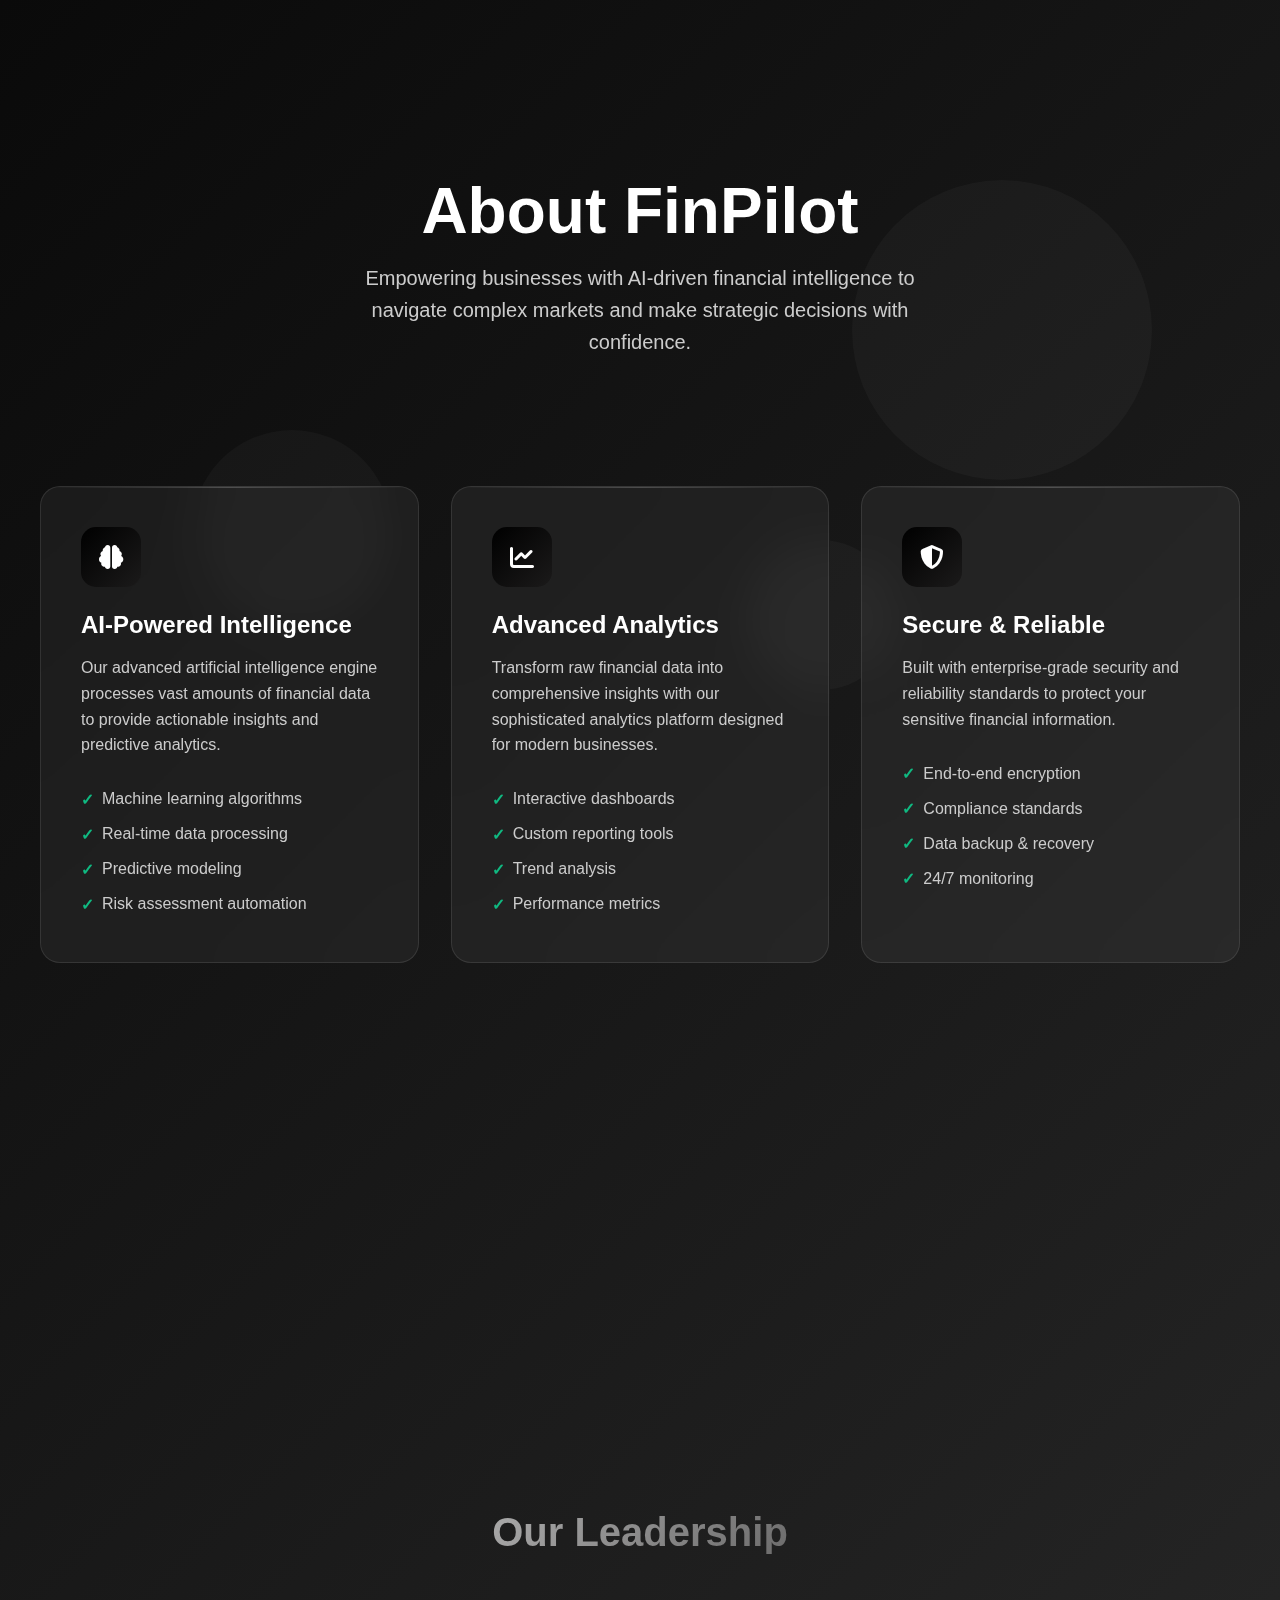
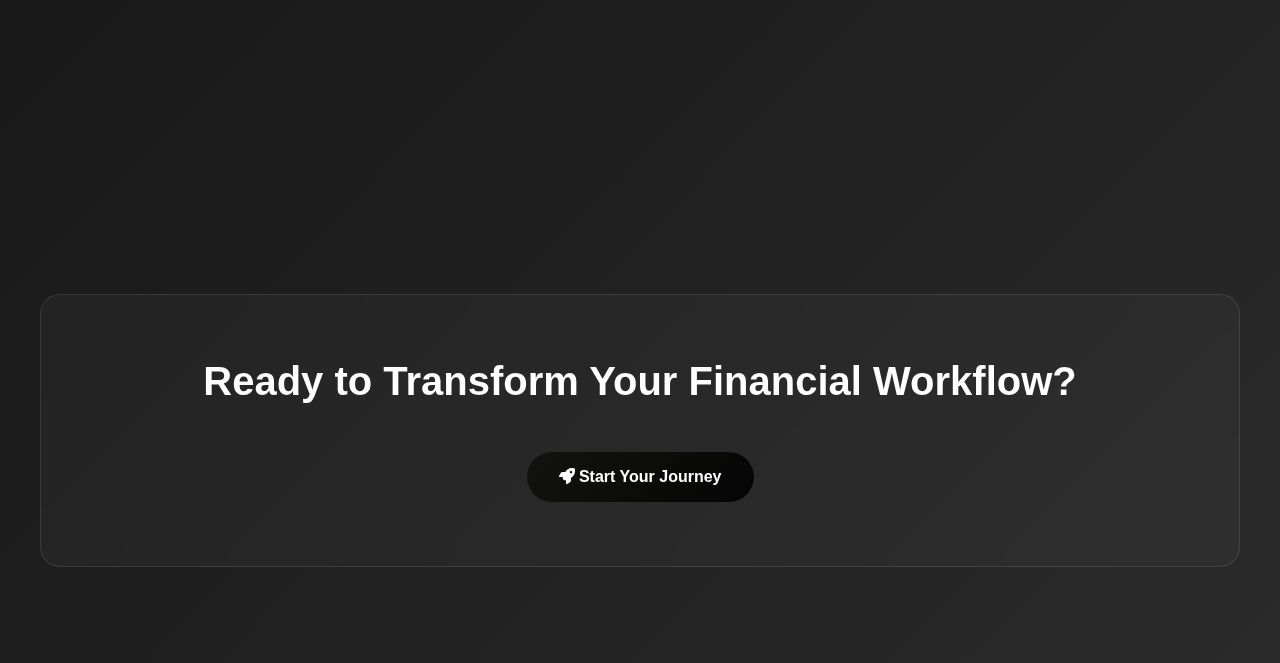
<file: about.html>
<!DOCTYPE html>
<html lang="en">
<head>
    <meta charset="UTF-8">
    <meta name="viewport" content="width=device-width, initial-scale=1.0">
    <title>About - FinPilot Workflow</title>
    <link rel="stylesheet" href="https://cdnjs.cloudflare.com/ajax/libs/font-awesome/6.4.0/css/all.min.css">
    <link rel="icon" type="image/png" href="svg/logofin.png">

    <style>
        * {
            margin: 0;
            padding: 0;
            box-sizing: border-box;
        }

        body {
            font-family: 'Inter', 'Segoe UI', Tahoma, Geneva, Verdana, sans-serif;
            background: linear-gradient(135deg, #0a0a0a 0%, #1a1a1a 50%, #2a2a2a 100%);
            min-height: 100vh;
            color: #ffffff;
            overflow-x: hidden;
            position: relative;
        }

        /* Animated background elements */
        .bg-elements {
            position: fixed;
            top: 0;
            left: 0;
            width: 100%;
            height: 100%;
            pointer-events: none;
            z-index: -1;
        }

        .floating-shape {
            position: absolute;
            background: rgba(255, 255, 255, 0.03);
            border-radius: 50%;
            animation: float 20s infinite ease-in-out;
        }

        .floating-shape:nth-child(1) {
            width: 300px;
            height: 300px;
            top: 20%;
            right: 10%;
            animation-delay: 0s;
        }

        .floating-shape:nth-child(2) {
            width: 200px;
            height: 200px;
            bottom: 30%;
            left: 15%;
            animation-delay: -5s;
        }

        .floating-shape:nth-child(3) {
            width: 150px;
            height: 150px;
            top: 60%;
            right: 30%;
            animation-delay: -10s;
        }

        @keyframes float {
            0%, 100% { transform: translateY(0px) rotate(0deg); }
            25% { transform: translateY(-20px) rotate(90deg); }
            50% { transform: translateY(-40px) rotate(180deg); }
            75% { transform: translateY(-20px) rotate(270deg); }
        }

        /* Navigation */
        .navbar {
            position: fixed;
            top: 0;
            left: 0;
            right: 0;
            z-index: 1000;
            background: rgba(10, 10, 10, 0.8);
            backdrop-filter: blur(20px);
            border-bottom: 1px solid rgba(255, 255, 255, 0.1);
            padding: 1rem 2rem;
        }

        .nav-container {
            display: flex;
            justify-content: space-between;
            align-items: center;
            max-width: 1200px;
            margin: 0 auto;
        }

        .logo {
            font-size: 1.5rem;
            font-weight: 700;
            color: #ffffff;
            text-decoration: none;
        }

        .nav-links {
            display: flex;
            gap: 2rem;
            list-style: none;
        }

        .nav-links a {
            color: #cccccc;
            text-decoration: none;
            transition: color 0.3s ease;
            position: relative;
        }

        .nav-links a:hover,
        .nav-links a.active {
            color: #ffffff;
        }

        .nav-links a.active::after {
            content: '';
            position: absolute;
            bottom: -5px;
            left: 0;
            right: 0;
            height: 2px;
            background: linear-gradient(90deg, #6366f1, #8b5cf6);
            border-radius: 1px;
        }

        /* Main content */
        .main-content {
            margin-top: 80px;
            padding: 2rem;
        }

        .container {
            max-width: 1200px;
            margin: 0 auto;
        }

        /* Hero section */
        .hero-section {
            text-align: center;
            padding: 4rem 0;
            margin-bottom: 4rem;
        }

        .hero-title {
            font-size: 4rem;
            font-weight: 800;
            background: linear-gradient(135deg, #ffffff, #ffffff);
            background-clip: text;
            -webkit-background-clip: text;
            -webkit-text-fill-color: transparent;
            margin-bottom: 1rem;
            line-height: 1.1;
        }

        .hero-subtitle {
            font-size: 1.25rem;
            color: #cccccc;
            max-width: 600px;
            margin: 0 auto;
            line-height: 1.6;
        }

        /* Content sections */
        .content-grid {
            display: grid;
            grid-template-columns: repeat(auto-fit, minmax(350px, 1fr));
            gap: 2rem;
            margin-bottom: 4rem;
        }

        .content-card {
            background: rgba(255, 255, 255, 0.05);
            backdrop-filter: blur(20px);
            border: 1px solid rgba(255, 255, 255, 0.1);
            border-radius: 20px;
            padding: 2.5rem;
            transition: all 0.3s ease;
            position: relative;
            overflow: hidden;
        }

        .content-card::before {
            content: '';
            position: absolute;
            top: 0;
            left: 0;
            right: 0;
            height: 1px;
            background: linear-gradient(90deg, transparent, rgba(255, 255, 255, 0.2), transparent);
        }

        .content-card:hover {
            transform: translateY(-5px);
            border-color: rgba(255, 255, 255, 0.2);
            box-shadow: 0 20px 40px rgba(0, 0, 0, 0.3);
        }

        .card-icon {
            width: 60px;
            height: 60px;
            background: linear-gradient(135deg, #000000, #1b1a1a);
            border-radius: 15px;
            display: flex;
            align-items: center;
            justify-content: center;
            margin-bottom: 1.5rem;
            font-size: 1.5rem;
        }

        .card-title {
            font-size: 1.5rem;
            font-weight: 700;
            color: #ffffff;
            margin-bottom: 1rem;
        }

        .card-description {
            color: #cccccc;
            line-height: 1.6;
            margin-bottom: 1.5rem;
        }

        .card-features {
            list-style: none;
            margin-top: 1rem;
        }

        .card-features li {
            color: #cccccc;
            padding: 0.5rem 0;
            display: flex;
            align-items: center;
            gap: 0.5rem;
        }

        .card-features li::before {
            content: '✓';
            color: #10b981;
            font-weight: bold;
        }

        /* Stats section */
        .stats-section {
            background: rgba(255, 255, 255, 0.03);
            border-radius: 20px;
            padding: 3rem;
            margin: 4rem 0;
            backdrop-filter: blur(20px);
            border: 1px solid rgba(255, 255, 255, 0.1);
        }

        .stats-grid {
            display: grid;
            grid-template-columns: repeat(auto-fit, minmax(200px, 1fr));
            gap: 2rem;
            text-align: center;
        }

        .stat-item {
            padding: 1rem;
        }

        .stat-number {
            font-size: 2.5rem;
            font-weight: 800;
            background: linear-gradient(135deg, #fbfbfb, #1b1a1a);
            background-clip: text;
            -webkit-background-clip: text;
            -webkit-text-fill-color: transparent;
            display: block;
        }

        .stat-label {
            color: #cccccc;
            font-size: 1rem;
            margin-top: 0.5rem;
        }

        /* Team section */
        .team-section {
            margin: 4rem 0;
        }

        .section-title {
            font-size: 2.5rem;
            font-weight: 700;
            text-align: center;
            margin-bottom: 3rem;
            background: linear-gradient(135deg, #fbfbfb, #1b1a1a);
            background-clip: text;
            -webkit-background-clip: text;
            -webkit-text-fill-color: transparent;
        }

        .team-grid {
            display: grid;
            grid-template-columns: repeat(auto-fit, minmax(280px, 1fr));
            gap: 2rem;
        }

        .team-card {
            background: rgba(255, 255, 255, 0.05);
            border-radius: 20px;
            padding: 2rem;
            text-align: center;
            backdrop-filter: blur(20px);
            border: 1px solid rgba(255, 255, 255, 0.1);
            transition: all 0.3s ease;
        }

        .team-card:hover {
            transform: translateY(-5px);
            border-color: rgba(255, 255, 255, 0.2);
        }

        .team-avatar {
            width: 80px;
            height: 80px;
            background: linear-gradient(135deg, #080808, #1b1a1a);
            border-radius: 50%;
            margin: 0 auto 1rem;
            display: flex;
            align-items: center;
            justify-content: center;
            font-size: 2rem;
            color: white;
        }

        .team-name {
            font-size: 1.25rem;
            font-weight: 600;
            color: #ffffff;
            margin-bottom: 0.5rem;
        }

        .team-role {
            color: #cccccc;
            margin-bottom: 1rem;
        }

        .team-bio {
            color: #aaaaaa;
            font-size: 0.9rem;
            line-height: 1.5;
        }

        /* CTA section */
        .cta-section {
            text-align: center;
            padding: 4rem 2rem;
            background: rgba(255, 255, 255, 0.03);
            border-radius: 20px;
            margin: 4rem 0;
            backdrop-filter: blur(20px);
            border: 1px solid rgba(255, 255, 255, 0.1);
        }

        .cta-title {
            font-size: 2.5rem;
            font-weight: 700;
            margin-bottom: 1rem;
            background: linear-gradient(135deg, #fcfcfd, #ffffff);
            background-clip: text;
            -webkit-background-clip: text;
            -webkit-text-fill-color: transparent;
        }

        .cta-button {
            display: inline-block;
            background: linear-gradient(135deg, #131311, #050505);
            color: white;
            padding: 1rem 2rem;
            border-radius: 50px;
            text-decoration: none;
            font-weight: 600;
            transition: all 0.3s ease;
            margin-top: 1rem;
        }

        .cta-button:hover {
            transform: translateY(-2px);
            box-shadow: 0 10px 30px rgba(242, 242, 245, 0.3);
        }

        /* Responsive design */
        @media (max-width: 768px) {
            .nav-links {
                display: none;
            }

            .hero-title {
                font-size: 2.5rem;
            }

            .content-grid {
                grid-template-columns: 1fr;
            }

            .stats-grid {
                grid-template-columns: repeat(2, 1fr);
            }

            .team-grid {
                grid-template-columns: 1fr;
            }
        }
    </style>
</head>
<body>
    <div class="bg-elements">
        <div class="floating-shape"></div>
        <div class="floating-shape"></div>
        <div class="floating-shape"></div>
    </div>

    <main class="main-content">
        <div class="container">
            <section class="hero-section">
                <h1 class="hero-title">About FinPilot</h1>
                <p class="hero-subtitle">
                    Empowering businesses with AI-driven financial intelligence to navigate complex markets and make strategic decisions with confidence.
                </p>
            </section>

            <div class="content-grid">
                <div class="content-card">
                    <div class="card-icon">
                        <i class="fas fa-brain"></i>
                    </div>
                    <h3 class="card-title">AI-Powered Intelligence</h3>
                    <p class="card-description">
                        Our advanced artificial intelligence engine processes vast amounts of financial data to provide actionable insights and predictive analytics.
                    </p>
                    <ul class="card-features">
                        <li>Machine learning algorithms</li>
                        <li>Real-time data processing</li>
                        <li>Predictive modeling</li>
                        <li>Risk assessment automation</li>
                    </ul>
                </div>

                <div class="content-card">
                    <div class="card-icon">
                        <i class="fas fa-chart-line"></i>
                    </div>
                    <h3 class="card-title">Advanced Analytics</h3>
                    <p class="card-description">
                        Transform raw financial data into comprehensive insights with our sophisticated analytics platform designed for modern businesses.
                    </p>
                    <ul class="card-features">
                        <li>Interactive dashboards</li>
                        <li>Custom reporting tools</li>
                        <li>Trend analysis</li>
                        <li>Performance metrics</li>
                    </ul>
                </div>

                <div class="content-card">
                    <div class="card-icon">
                        <i class="fas fa-shield-alt"></i>
                    </div>
                    <h3 class="card-title">Secure & Reliable</h3>
                    <p class="card-description">
                        Built with enterprise-grade security and reliability standards to protect your sensitive financial information.
                    </p>
                    <ul class="card-features">
                        <li>End-to-end encryption</li>
                        <li>Compliance standards</li>
                        <li>Data backup & recovery</li>
                        <li>24/7 monitoring</li>
                    </ul>
                </div>

                <div class="content-card">
                    <div class="card-icon">
                        <i class="fas fa-users"></i>
                    </div>
                    <h3 class="card-title">Expert Support</h3>
                    <p class="card-description">
                        Our team of financial experts and AI specialists provide comprehensive support to maximize your success.
                    </p>
                    <ul class="card-features">
                        <li>Dedicated account managers</li>
                        <li>Training & onboarding</li>
                        <li>Technical support</li>
                        <li>Strategic consulting</li>
                    </ul>
                </div>
            </div>

            <section class="team-section">
                <h2 class="section-title">Our Leadership</h2>
                <div class="team-grid">
                    <div class="team-card">
                        <div class="team-avatar">
                            <i class="fas fa-user"></i>
                        </div>
                        <h3 class="team-name">Aaditya</h3>
                        <p class="team-role">Founder Of FinPilot</p>
                        <p class="team-bio"></p>
                    </div>
                </div>
            </section>

            <section class="cta-section">
                <h2 class="cta-title">Ready to Transform Your Financial Workflow?</h2>
                <p style="color: #cccccc; margin-bottom: 2rem; font-size: 1.1rem;">
                    
                </p>
                <a href="calculative/index.html" class="cta-button">
                    <i class="fas fa-rocket"></i> Start Your Journey
                </a>
            </section>
        </div>
    </main>

    <script>
        // Add smooth scrolling for navigation links
        document.querySelectorAll('a[href^="#"]').forEach(anchor => {
            anchor.addEventListener('click', function (e) {
                e.preventDefault();
                document.querySelector(this.getAttribute('href')).scrollIntoView({
                    behavior: 'smooth'
                });
            });
        });

        // Add parallax effect to floating shapes
        window.addEventListener('scroll', () => {
            const scrolled = window.pageYOffset;
            const shapes = document.querySelectorAll('.floating-shape');
            
            shapes.forEach((shape, index) => {
                const speed = 0.5 + (index * 0.1);
                shape.style.transform = `translateY(${scrolled * speed}px)`;
            });
        });

        // Add entrance animations for cards
        const observerOptions = {
            threshold: 0.1,
            rootMargin: '0px 0px -50px 0px'
        };

        const observer = new IntersectionObserver((entries) => {
            entries.forEach(entry => {
                if (entry.isIntersecting) {
                    entry.target.style.opacity = '1';
                    entry.target.style.transform = 'translateY(0)';
                }
            });
        }, observerOptions);

        // Observe all cards
        document.querySelectorAll('.content-card, .team-card').forEach(card => {
            card.style.opacity = '0';
            card.style.transform = 'translateY(30px)';
            card.style.transition = 'all 0.6s ease';
            observer.observe(card);
        });
    </script>
</body>
</html>
</file>
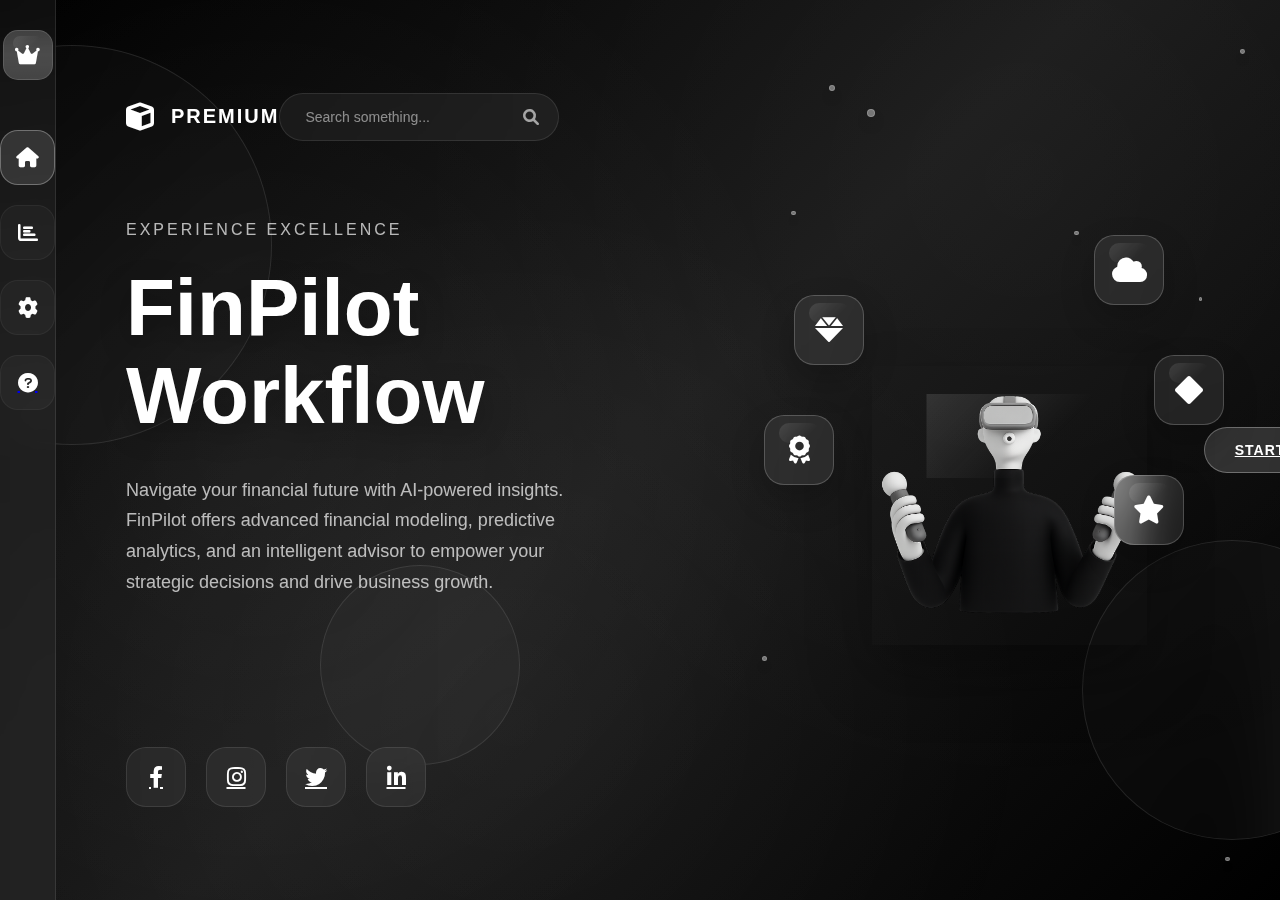
<file: landing.html>
<!DOCTYPE html>
<html lang="en">
<head>
    <meta charset="UTF-8">
    <meta name="viewport" content="width=device-width, initial-scale=1.0">
    <title>FinPilot Workflow - Premium Glass Design</title>
    <link href="https://cdnjs.cloudflare.com/ajax/libs/font-awesome/6.0.0/css/all.min.css" rel="stylesheet">
    <style>
        * {
            margin: 0;
            padding: 0;
            box-sizing: border-box;
        }
        
        body {
            font-family: 'Inter', -apple-system, BlinkMacSystemFont, sans-serif;
            overflow-x: hidden;
            background: linear-gradient(135deg, #000000 0%, #1a1a1a 50%, #000000 100%);
            min-height: 100vh;
            position: relative;
        }
        
        body::before {
            content: '';
            position: fixed;
            top: 0;
            left: 0;
            width: 100%;
            height: 100%;
            background: 
                radial-gradient(circle at 20% 50%, rgba(255, 255, 255, 0.05) 0%, transparent 50%),
                radial-gradient(circle at 80% 20%, rgba(255, 255, 255, 0.03) 0%, transparent 50%),
                radial-gradient(circle at 40% 80%, rgba(255, 255, 255, 0.04) 0%, transparent 50%);
            pointer-events: none;
            z-index: 1;
        }
        
        .container {
            display: flex;
            min-height: 100vh;
            position: relative;
            z-index: 2;
        }
        
        /* Glass Background Elements */
        .glass-orb {
            position: absolute;
            border-radius: 50%;
            background: rgba(255, 255, 255, 0.02);
            backdrop-filter: blur(40px);
            border: 1px solid rgba(255, 255, 255, 0.1);
            width: 400px; /* animation: float 6s ease-in-out infinite; */
        }
        
        .orb-1 {
            width: 400px;
            height: 400px;
            top: 5%;
            left: -10%;
            animation-delay: 0s;
        }
        
        .orb-2 {
            width: 300px;
            height: 300px;
            top: 60%;
            right: -8%;
            animation-delay: 3s;
        }
        
        .orb-3 {
            width: 200px;
            height: 200px;
            bottom: 15%;
            left: 25%;
            animation-delay: 6s;
        }
        
        @keyframes float {
            0%, 100% { transform: translateY(0px); }
            33% { transform: translateY(-30px); }
            66% { transform: translateY(15px); }
        }
        
        /* Sidebar */
        .sidebar {
            width: 90px;
            background: rgba(255, 255, 255, 0.05);
            backdrop-filter: blur(20px);
            border-right: 1px solid rgba(255, 255, 255, 0.1);
            display: flex;
            flex-direction: column;
            align-items: center;
            padding: 30px 0;
            position: relative;
            z-index: 10;
        }
        
        .logo {
            width: 50px;
            height: 50px;
            background: rgba(255, 255, 255, 0.1);
            backdrop-filter: blur(20px);
            border: 1px solid rgba(255, 255, 255, 0.2);
            border-radius: 15px;
            display: flex;
            align-items: center;
            justify-content: center;
            margin-bottom: 50px;
            transition: all 0.4s cubic-bezier(0.4, 0, 0.2, 1);
            position: relative;
            overflow: hidden;
        }
        
        .logo::before {
            content: '';
            position: absolute;
            top: -50%;
            left: -50%;
            width: 200%;
            height: 200%;
            background: linear-gradient(45deg, transparent, rgba(255, 255, 255, 0.1), transparent);
            transform: rotate(-45deg);
            transition: transform 0.6s ease;
        }
        
        .logo:hover::before {
            transform: rotate(-45deg) translate(100%, 100%);
        }
        
        .logo:hover {
            transform: scale(1.1);
            background: rgba(255, 255, 255, 0.15);
            border-color: rgba(255, 255, 255, 0.3);
            box-shadow: 0 20px 40px rgba(255, 255, 255, 0.1);
        }
        
        .logo i {
            color: #ffffff;
            font-size: 22px;
            z-index: 2;
            position: relative;
        }
        
        .nav-item {
            width: 55px;
            height: 55px;
            border-radius: 18px;
            display: flex;
            align-items: center;
            justify-content: center;
            margin-bottom: 20px;
            transition: all 0.4s cubic-bezier(0.4, 0, 0.2, 1);
            cursor: pointer;
            position: relative;
            overflow: hidden;
            background: rgba(255, 255, 255, 0.03);
            border: 1px solid rgba(255, 255, 255, 0.05);
        }
        
        .nav-item::before {
            content: '';
            position: absolute;
            top: 0;
            left: -100%;
            width: 100%;
            height: 100%;
            background: linear-gradient(90deg, transparent, rgba(255, 255, 255, 0.1), transparent);
            transition: left 0.6s ease;
        }
        
        .nav-item:hover::before {
            left: 100%;
        }
        
        .nav-item:hover {
            background: rgba(255, 255, 255, 0.08);
            transform: translateX(8px);
            border-color: rgba(255, 255, 255, 0.2);
            box-shadow: 0 15px 30px rgba(255, 255, 255, 0.05);
        }
        
        .nav-item.active {
            background: rgba(255, 255, 255, 0.12);
            border-color: rgba(255, 255, 255, 0.3);
        }
        
        .nav-item i {
            color: #ffffff;
            font-size: 20px;
        }
        
        /* Main Content */
        .main-content {
            flex: 1;
            display: flex;
            position: relative;
            z-index: 5;
        }
        
        /* Left Panel */
        .left-panel {
            flex: 1;
            padding: 80px 70px;
            display: flex;
            flex-direction: column;
            justify-content: center;
        }
        
        .header {
            display: flex;
            justify-content: space-between;
            align-items: center;
            margin-bottom: 80px;
        }
        
        .header-logo {
            display: flex;
            align-items: center;
            color: #ffffff;
            font-size: 20px;
            font-weight: 700;
            letter-spacing: 2px;
        }
        
        .header-logo i {
            margin-right: 15px;
            font-size: 28px;
        }
        
        .header-controls {
            display: flex;
            align-items: center;
            gap: 25px;
        }
        
        .search-box {
            position: relative;
        }
        
        .search-box input {
            background: rgba(255, 255, 255, 0.05);
            backdrop-filter: blur(20px);
            border: 1px solid rgba(255, 255, 255, 0.1);
            border-radius: 30px;
            padding: 15px 50px 15px 25px;
            color: #ffffff;
            outline: none;
            transition: all 0.4s cubic-bezier(0.4, 0, 0.2, 1);
            width: 280px;
            font-size: 14px;
        }
        
        .search-box input::placeholder {
            color: rgba(255, 255, 255, 0.5);
        }
        
        .search-box input:focus {
            background: rgba(255, 255, 255, 0.08);
            border-color: rgba(255, 255, 255, 0.3);
            transform: translateY(-3px);
            box-shadow: 0 20px 40px rgba(255, 255, 255, 0.05);
        }
        
        .search-box i {
            position: absolute;
            right: 20px;
            top: 50%;
            transform: translateY(-50%);
            color: rgba(255, 255, 255, 0.6);
        }
        
        .auth-buttons {
            display: flex;
            gap: 20px;
        }
        
        .btn {
            padding: 15px 30px;
            border-radius: 30px;
            border: none;
            font-weight: 600;
            cursor: pointer;
            transition: all 0.4s cubic-bezier(0.4, 0, 0.2, 1);
            position: relative;
            overflow: hidden;
            font-size: 14px;
            letter-spacing: 1px;
        }
        
        .btn::before {
            content: '';
            position: absolute;
            top: 0;
            left: -100%;
            width: 100%;
            height: 100%;
            background: linear-gradient(90deg, transparent, rgba(255, 255, 255, 0.2), transparent);
            transition: left 0.6s ease;
        }
        
        .btn:hover::before {
            left: 100%;
        }
        
        .btn-outline {
            background: transparent;
            border: 2px solid rgba(255, 255, 255, 0.2);
            color: #ffffff;
            backdrop-filter: blur(20px);
        }
        
        .btn-outline:hover {
            background: rgba(255, 255, 255, 0.05);
            transform: translateY(-3px);
            box-shadow: 0 15px 30px rgba(255, 255, 255, 0.1);
            border-color: rgba(255, 255, 255, 0.4);
        }
        
        .btn-primary {
            background: rgba(255, 255, 255, 0.15);
            backdrop-filter: blur(20px);
            color: #ffffff;
            border: 1px solid rgba(255, 255, 255, 0.3);
        }
        
        .btn-primary:hover {
            transform: translateY(-3px);
            box-shadow: 0 20px 40px rgba(255, 255, 255, 0.15);
            background: rgba(255, 255, 255, 0.2);
        }
        
        /* Content Section */
        .content {
            margin-bottom: 60px;
        }
        
        .subtitle {
            color: rgba(255, 255, 255, 0.7);
            font-size: 16px;
            font-weight: 500;
            letter-spacing: 3px;
            margin-bottom: 25px;
            animation: fadeInUp 0.8s ease 0.2s both;
        }
        
        .title {
            color: #ffffff;
            font-size: 5rem;
            font-weight: 900;
            line-height: 1.1;
            margin-bottom: 35px;
            animation: fadeInUp 0.8s ease 0.4s both;
            text-shadow: 0 10px 30px rgba(0, 0, 0, 0.3);
        }
        
        .description {
            color: rgba(255, 255, 255, 0.7);
            font-size: 18px;
            line-height: 1.7;
            margin-bottom: 50px;
            max-width: 520px;
            animation: fadeInUp 0.8s ease 0.6s both;
        }
        
        /* Email Form */
        .email-form {
            margin-bottom: 40px;
            animation: fadeInUp 0.8s ease 0.8s both;
            display: flex;
            justify-content: center;
        }
        
        .email-input-group {
            position: relative;
            width: 100%;
            max-width: 450px;
        }
        
        .email-input-group input {
            width: 100%;
            padding: 20px 160px 20px 25px;
            border: none;
            border-radius: 30px;
            background: rgba(255, 255, 255, 0.05);
            backdrop-filter: blur(20px);
            border: 1px solid rgba(255, 255, 255, 0.1);
            color: #ffffff;
            font-size: 16px;
            outline: none;
            transition: all 0.4s cubic-bezier(0.4, 0, 0.2, 1);
        }
        
        .email-input-group input::placeholder {
            color: rgba(255, 255, 255, 0.5);
        }
        
        .email-input-group input:focus {
            background: rgba(255, 255, 255, 0.08);
            transform: translateY(-3px);
            box-shadow: 0 20px 40px rgba(255, 255, 255, 0.05);
            border-color: rgba(255, 255, 255, 0.3);
        }
        
        .email-submit {
            position: absolute;
            right: 6px;
            top: 50%;
            transform: translateY(-50%);
            background: rgba(255, 255, 255, 0.15);
            backdrop-filter: blur(20px);
            border: 1px solid rgba(255, 255, 255, 0.3);
            border-radius: 25px;
            padding: 14px 30px;
            color: #ffffff;
            font-weight: 600;
            cursor: pointer;
            transition: all 0.4s cubic-bezier(0.4, 0, 0.2, 1);
            letter-spacing: 1px;
            font-size: 14px;
        }
        
        .email-submit:hover {
            transform: translateY(-50%) scale(1.05);
            background: rgba(255, 255, 255, 0.2);
        }
        
        .checkbox-container {
            display: flex;
            align-items: center;
            margin-bottom: 40px;
            animation: fadeInUp 0.8s ease 1s both;
        }
        
        .checkbox-container input[type="checkbox"] {
            margin-right: 15px;
            transform: scale(1.3);
            accent-color: rgba(255, 255, 255, 0.8);
        }
        
        .checkbox-container label {
            color: rgba(255, 255, 255, 0.7);
            font-size: 14px;
        }
        
        /* Social Links */
        .social-links {
            display: flex;
            gap: 20px;
            animation: fadeInUp 0.8s ease 1.2s both;
        }
        
        .social-link {
            width: 60px;
            height: 60px;
            border-radius: 20px;
            display: flex;
            align-items: center;
            justify-content: center;
            color: #ffffff;
            font-size: 22px;
            transition: all 0.4s cubic-bezier(0.4, 0, 0.2, 1);
            position: relative;
            overflow: hidden;
            background: rgba(255, 255, 255, 0.05);
            backdrop-filter: blur(20px);
            border: 1px solid rgba(255, 255, 255, 0.1);
        }
        
        .social-link::before {
            content: '';
            position: absolute;
            top: 0;
            left: 0;
            width: 100%;
            height: 100%;
            background: rgba(255, 255, 255, 0.1);
            transform: translateY(100%);
            transition: transform 0.4s ease;
        }
        
        .social-link:hover::before {
            transform: translateY(0);
        }
        
        .social-link:hover {
            transform: translateY(-8px) scale(1.1);
            box-shadow: 0 20px 40px rgba(255, 255, 255, 0.1);
            border-color: rgba(255, 255, 255, 0.3);
        }
        
        .social-link i {
            z-index: 2;
            position: relative;
        }
        
        /* Right Panel - 3D Glass Illustration */
        .right-panel {
            flex: 1;
            display: flex;
            align-items: center;
            justify-content: center;
            padding: 80px;
            position: relative;
        }
        
        .illustration-container {
            position: relative;
            width: 550px;
            height: 550px;
            animation: float 8s ease-in-out infinite;
        }
        
        .glass-character {
            position: absolute;
            bottom: 80px;
            left: 50%;
            transform: translateX(-50%);
            animation: bounce 3s ease-in-out infinite;
            box-shadow: 0 30px 60px rgba(0, 0, 0, 0.3);
        }
        
        .glass-character img {
            width: 100%;
            height: 100%;
            object-fit: cover;
        }
        
        /* .glass-character::before {
            content: '';
            position: absolute;
            top: 25px;
            left: 50%;
            transform: translateX(-50%);
            width: 70px;
            height: 70px;
            background: rgba(255, 255, 255, 0.15);
            backdrop-filter: blur(20px);
            border: 1px solid rgba(255, 255, 255, 0.3);
            border-radius: 50%;
        } */
        
        /* .glass-character::after {
            content: '';
            position: absolute;
            top: -25px;
            left: 35px;
            width: 150px;
            height: 110px;
            background: rgba(255, 255, 255, 0.05);
            backdrop-filter: blur(25px);
            border: 1px solid rgba(255, 255, 255, 0.1);
            border-radius: 75px 75px 0 0;
        } */
        
        .glass-icon {
            position: absolute;
            width: 70px;
            height: 70px;
            border-radius: 20px;
            display: flex;
            align-items: center;
            justify-content: center;
            color: #ffffff;
            font-size: 28px;
            animation: floatIcon 5s ease-in-out infinite;
            background: rgba(255, 255, 255, 0.08);
            backdrop-filter: blur(25px);
            border: 1px solid rgba(255, 255, 255, 0.2);
            box-shadow: 0 15px 35px rgba(0, 0, 0, 0.2);
        }
        
        .icon-1 {
            top: 60px;
            right: 120px;
            animation-delay: 0s;
        }
        
        .icon-2 {
            top: 180px;
            right: 60px;
            animation-delay: 1s;
        }
        
        .icon-3 {
            top: 300px;
            right: 100px;
            animation-delay: 2s;
        }
        
        .icon-4 {
            top: 120px;
            left: 60px;
            animation-delay: 1.5s;
        }
        
        .icon-5 {
            top: 240px;
            left: 30px;
            animation-delay: 0.5s;
        }
        
        @keyframes bounce {
            0%, 100% { transform: translateX(-50%) translateY(0); }
            50% { transform: translateX(-50%) translateY(-25px); }
        }
        
        @keyframes floatIcon {
            0%, 100% { transform: translateY(0) rotate(0deg); }
            33% { transform: translateY(-20px) rotate(5deg); }
            66% { transform: translateY(8px) rotate(-5deg); }
        }
        
        @keyframes fadeInUp {
            from {
                opacity: 0;
                transform: translateY(40px);
            }
            to {
                opacity: 1;
                transform: translateY(0);
            }
        }
        
        /* Responsive Design */
        @media (max-width: 1200px) {
            .title { font-size: 4rem; }
            .left-panel, .right-panel { padding: 60px 50px; }
        }
        
        @media (max-width: 768px) {
            .container {
                flex-direction: column;
            }
            
            .sidebar {
                width: 100%;
                height: 90px;
                flex-direction: row;
                justify-content: center;
                padding: 15px 25px;
            }
            
            .logo {
                margin-bottom: 0;
                margin-right: 25px;
            }
            
            .nav-item {
                margin-bottom: 0;
                margin-right: 15px;
            }
            
            .main-content {
                flex-direction: column;
            }
            
            .left-panel {
                padding: 40px 25px;
            }
            
            .header {
                flex-direction: column;
                gap: 25px;
                margin-bottom: 50px;
            }
            
            .header-controls {
                flex-direction: column;
                width: 100%;
            }
            
            .search-box input {
                width: 100%;
            }
            
            .title {
                font-size: 3rem;
            }
            
            .right-panel {
                padding: 30px;
                height: 400px;
            }
            
            .illustration-container {
                width: 350px;
                height: 350px;
            }
            
            .glass-character {
                width: 140px;
                height: 200px;
            }
            
            .glass-icon {
                width: 50px;
                height: 50px;
                font-size: 20px;
            }
        }
        
        /* Loading Animation */
        .loading {
            position: fixed;
            top: 0;
            left: 0;
            width: 100%;
            height: 100%;
            background: #000000;
            display: flex;
            align-items: center;
            justify-content: center;
            z-index: 9999;
            transition: opacity 0.6s ease;
        }
        
        .loading.hidden {
            opacity: 0;
            pointer-events: none;
        }
        
        .glass-spinner {
            width: 60px;
            height: 60px;
            border: 2px solid rgba(255, 255, 255, 0.1);
            border-top: 2px solid rgba(255, 255, 255, 0.8);
            border-radius: 50%;
            background: rgba(255, 255, 255, 0.05);
            backdrop-filter: blur(20px);
            animation: spin 1.2s linear infinite;
        }
        
        @keyframes spin {
            0% { transform: rotate(0deg); }
            100% { transform: rotate(360deg); }
        }
        
        /* Premium Glass Effects */
        .glass-reflection {
            position: absolute;
            top: 10%;
            left: 20%;
            width: 60%;
            height: 30%;
            background: linear-gradient(135deg, rgba(255, 255, 255, 0.1) 0%, transparent 70%);
            border-radius: inherit;
            pointer-events: none;
        }
        
        /* Subtle noise texture for premium feel */
        body::after {
            content: '';
            position: fixed;
            top: 0;
            left: 0;
            width: 100%;
            height: 100%;
            opacity: 0.02;
            background-image: 
                radial-gradient(circle at 1px 1px, rgba(255,255,255,0.15) 1px, transparent 0);
            background-size: 20px 20px;
            pointer-events: none;
            z-index: 1;
        }
    </style>
</head>
<body>
    <div class="loading" id="loading">
        <div class="glass-spinner"></div>
    </div>

    <!-- Glass Background Elements -->
    <div class="glass-orb orb-1"></div>
    <div class="glass-orb orb-2"></div>
    <div class="glass-orb orb-3"></div>

    <div class="container">
        <!-- Sidebar -->
        <div class="sidebar">
            <div class="logo">
                <i class="fas fa-crown"></i>
                <div class="glass-reflection"></div>
            </div>
            <div class="nav-item active">
                <i class="fas fa-home"></i>
            </div>
            <div class="nav-item">
                <i class="fas fa-chart-bar"></i>
            </div>
            <div class="nav-item">
                <i class="fas fa-cog"></i>
            </div>
            <a href="about.html" class="nav-item">
                <i class="fas fa-question-circle"></i>
            </a>
        </div>

        <!-- Main Content -->
        <div class="main-content">
            <!-- Left Panel -->
            <div class="left-panel">
                <div class="header">
                    <div class="header-logo">
                        <i class="fas fa-cube"></i>
                        PREMIUM
                    </div>
                    <div class="header-controls">
                        <div class="search-box">
                            <input type="text" placeholder="Search something...">
                            <i class="fas fa-search"></i>
                        </div>
                        <div class="auth-buttons">
                            
                        </div>
                    </div>
                </div>

                <div class="content">
                    <div class="subtitle">EXPERIENCE EXCELLENCE</div>
                    <h1 class="title">FinPilot<br>Workflow</h1>
                    <p class="description">
                        Navigate your financial future with AI-powered insights. FinPilot offers advanced financial modeling, predictive analytics, and an intelligent advisor to empower your strategic decisions and drive business growth.
                    </p>
                </div>

                <div class="email-form">
                    <a href="calculative/index.html" class="btn btn-primary email-submit">START NOW</a center>
                </div>

                

                <div class="social-links">
                    <a href="#" class="social-link">
                        <i class="fab fa-facebook-f"></i>
                    </a>
                    <a href="#" class="social-link">
                        <i class="fab fa-instagram"></i>
                    </a>
                    <a href="#" class="social-link">
                        <i class="fab fa-twitter"></i>
                    </a>
                    <a href="#" class="social-link">
                        <i class="fab fa-linkedin-in"></i>
                    </a>
                </div>
            </div>

            <!-- Right Panel -->
            <div class="right-panel">
                <div class="illustration-container">
                    <div class="glass-character">
                        <img src="svg/345d.png" alt="Main Illustration" style="width: 100%; height: 100%; object-fit: cover;">
                    </div>
                    
                    <div class="glass-icon icon-1">
                        <i class="fas fa-cloud"></i>
                    </div>
                    <div class="glass-icon icon-2">
                        <i class="fas fa-diamond"></i>
                    </div>
                    <div class="glass-icon icon-3">
                        <i class="fas fa-star"></i>
                    </div>
                    <div class="glass-icon icon-4">
                        <i class="fas fa-gem"></i>
                    </div>
                    <div class="glass-icon icon-5">
                        <i class="fas fa-award"></i>
                    </div>
                </div>
            </div>
        </div>
    </div>

    <script>
        window.addEventListener('load', function() {
            // Enhanced loading screen
            setTimeout(function() {
                document.getElementById('loading').classList.add('hidden');
            }, 500); // Reduced delay for faster load

            // Smooth navigation interactions
            document.querySelectorAll('.nav-item').forEach(item => {
            item.addEventListener('click', function() {
                document.querySelectorAll('.nav-item').forEach(nav => nav.classList.remove('active'));
                this.classList.add('active');
            });
        });

        // Premium email form interaction
        document.querySelector('.email-submit').addEventListener('click', function(e) {
            e.preventDefault();
            const email = document.querySelector('.email-input-group input').value;
            if (email) {
                this.innerHTML = '<i class="fas fa-check"></i>';
                this.style.background = 'rgba(255, 255, 255, 0.25)';
                setTimeout(() => {
                    this.innerHTML = 'JOIN NOW';
                    this.style.background = 'rgba(255, 255, 255, 0.15)';
                }, 2500);
            }
        });

// Enhanced glass particle system
function createGlassParticles() {
    const container = document.querySelector('.right-panel');
    for (let i = 0; i < 8; i++) {
        const particle = document.createElement('div');
        particle.style.position = 'absolute';
        particle.style.width = Math.random() * 6 + 3 + 'px';
        particle.style.height = particle.style.width;
        particle.style.background = 'rgba(255, 255, 255, 0.4)';
        particle.style.borderRadius = '50%';
        particle.style.backdropFilter = 'blur(10px)';
        particle.style.border = '1px solid rgba(255, 255, 255, 0.2)';
        particle.style.left = Math.random() * 100 + '%';
        particle.style.top = Math.random() * 100 + '%';
        particle.style.animation = `glassFloat ${4 + Math.random() * 6}s ease-in-out infinite`;
        particle.style.animationDelay = Math.random() * 3 + 's';
        particle.style.boxShadow = '0 8px 16px rgba(0, 0, 0, 0.1)';
        container.appendChild(particle);
    }
}

// Add glass particle animation CSS
const glassStyle = document.createElement('style');
glassStyle.textContent = `
    @keyframes glassFloat {
        0%, 100% { 
            transform: translateY(0px) scale(1) rotate(0deg); 
            opacity: 0.6; 
        }
        25% { 
            transform: translateY(-40px) scale(1.1) rotate(90deg); 
            opacity: 1; 
        }
        50% { 
            transform: translateY(-20px) scale(0.9) rotate(180deg); 
            opacity: 0.8; 
        }
        75% { 
            transform: translateY(-60px) scale(1.2) rotate(270deg); 
            opacity: 0.9; 
        }
    }
`;
document.head.appendChild(glassStyle);

// Initialize glass particles
createGlassParticles();

// Advanced parallax effect for glass orbs
document.addEventListener('mousemove', function(e) {
    const orbs = document.querySelectorAll('.glass-orb');
    const icons = document.querySelectorAll('.glass-icon');
    const x = e.clientX / window.innerWidth;
    const y = e.clientY / window.innerHeight;
    
    orbs.forEach((orb, index) => {
        const speed = (index + 1) * 0.015;
        const xMove = (x - 0.5) * speed * 80;
        const yMove = (y - 0.5) * speed * 80;
        orb.style.transform = `translate(${xMove}px, ${yMove}px) rotate(${xMove * 0.1}deg)`;
    });

    // Subtle icon movement
    icons.forEach((icon, index) => {
        const speed = 0.008;
        const xMove = (x - 0.5) * speed * 20;
        const yMove = (y - 0.5) * speed * 20;
        icon.style.transform += ` translate(${xMove}px, ${yMove}px)`;
    });
});

// Premium button interactions with glass ripple effect
document.querySelectorAll('.btn, .email-submit').forEach(btn => {
    btn.addEventListener('click', function(e) {
        const ripple = document.createElement('span');
        const rect = this.getBoundingClientRect();
        const size = Math.max(rect.width, rect.height);
        const x = e.clientX - rect.left - size / 2;
        const y = e.clientY - rect.top - size / 2;
        
        ripple.style.width = ripple.style.height = size + 'px';
        ripple.style.left = x + 'px';
        ripple.style.top = y + 'px';
        ripple.style.position = 'absolute';
        ripple.style.borderRadius = '50%';
        ripple.style.background = 'rgba(255, 255, 255, 0.3)';
        ripple.style.transform = 'scale(0)';
        ripple.style.animation = 'glassRipple 0.8s ease-out';
        ripple.style.pointerEvents = 'none';
        ripple.style.backdropFilter = 'blur(10px)';
        
        this.appendChild(ripple);
        
        setTimeout(() => {
            ripple.remove();
        }, 800);
    });
});

// Glass ripple effect CSS
const rippleStyle = document.createElement('style');
rippleStyle.textContent = `
    @keyframes glassRipple {
        0% {
            transform: scale(0);
            opacity: 1;
        }
        50% {
            transform: scale(1);
            opacity: 0.6;
        }
        100% {
            transform: scale(2);
            opacity: 0;
        }
    }
`;
document.head.appendChild(rippleStyle);

// Premium scroll effects
let ticking = false;

function updateScrollEffects() {
    const scrolled = window.pageYOffset;
    const parallaxElements = document.querySelectorAll('.glass-character, .glass-icon');
    
    parallaxElements.forEach((element, index) => {
        const speed = 0.5 + (index * 0.1);
        const yPos = -(scrolled * speed);
        element.style.transform += ` translateY(${yPos}px)`;
    });
    
    ticking = false;
}

window.addEventListener('scroll', function() {
    if (!ticking) {
        requestAnimationFrame(updateScrollEffects);
        ticking = true;
    }
});

// Glass morphing effect on hover
document.querySelectorAll('.glass-icon').forEach(icon => {
    icon.addEventListener('mouseenter', function() {
        this.style.background = 'rgba(255, 255, 255, 0.15)';
        this.style.backdropFilter = 'blur(30px)';
        this.style.borderColor = 'rgba(255, 255, 255, 0.4)';
    });
    
    icon.addEventListener('mouseleave', function() {
        this.style.background = 'rgba(255, 255, 255, 0.08)';
        this.style.backdropFilter = 'blur(25px)';
        this.style.borderColor = 'rgba(255, 255, 255, 0.2)';
    });
});

// Premium form validation with glass effects
const emailInput = document.querySelector('.email-input-group input');
const emailSubmit = document.querySelector('.email-submit');

emailInput.addEventListener('input', function() {
    const value = this.value;
    const isValid = /^[^\s@]+@[^\s@]+\.[^\s@]+$/.test(value);
    
    if (isValid) {
        this.style.borderColor = 'rgba(255, 255, 255, 0.4)';
        this.style.boxShadow = '0 0 20px rgba(255, 255, 255, 0.1)';
        emailSubmit.style.background = 'rgba(255, 255, 255, 0.2)';
        emailSubmit.style.borderColor = 'rgba(255, 255, 255, 0.4)';
    } else if (value.length > 0) {
        this.style.borderColor = 'rgba(255, 100, 100, 0.3)';
        this.style.boxShadow = '0 0 20px rgba(255, 100, 100, 0.1)';
        emailSubmit.style.background = 'rgba(255, 255, 255, 0.1)';
        emailSubmit.style.borderColor = 'rgba(255, 255, 255, 0.2)';
    } else {
        this.style.borderColor = 'rgba(255, 255, 255, 0.1)';
        this.style.boxShadow = 'none';
        emailSubmit.style.background = 'rgba(255, 255, 255, 0.15)';
        emailSubmit.style.borderColor = 'rgba(255, 255, 255, 0.3)';
    }
});

// Intersection Observer for animations
const observerOptions = {
    threshold: 0.1,
    rootMargin: '0px 0px -100px 0px'
};

const observer = new IntersectionObserver((entries, observer) => {
    entries.forEach(entry => {
        if (entry.isIntersecting) {
            entry.target.classList.add('visible');
            observer.unobserve(entry.target);
        }
    });
}, observerOptions);

// Observe all animated elements
document.querySelectorAll('[style*="animation"]').forEach(el => {
    el.style.animationPlayState = 'paused';
    observer.observe(el);
});

// Cleanup on page unload
window.addEventListener('beforeunload', function() {
    // Remove event listeners
    document.removeEventListener('mousemove', optimizedMouseMove);
    observer.disconnect();
});

console.log('Premium Glass Landing Page initialized with advanced interactions');
});

// Intersection Observer for animations
const scrollObserver = new IntersectionObserver((entries, observer) => {
    entries.forEach(entry => {
        if (entry.isIntersecting) {
            entry.target.classList.add('visible');
            observer.unobserve(entry.target);
        }
    });
}, { threshold: 0.1 });

document.querySelectorAll('.animate-on-scroll').forEach(el => {
    scrollObserver.observe(el);
});

// Cleanup on page unload
window.addEventListener('beforeunload', function() {
    // Remove event listeners
    document.removeEventListener('mousemove', optimizedMouseMove);
    scrollObserver.disconnect();
});

// Performance optimization - Throttle expensive operations
function throttle(func, limit) {
    let inThrottle;
    return function() {
        const args = arguments;
        const context = this;
        if (!inThrottle) {
            func.apply(context, args);
            inThrottle = true;
            setTimeout(() => inThrottle = false, limit);
        }
    }
}

// Optimize mousemove events
const optimizedMouseMove = throttle(function(e) {
    // Mouse move effects here
}, 16); // ~60fps

document.addEventListener('mousemove', optimizedMouseMove);

// Glass character interaction
const glassCharacter = document.querySelector('.glass-character');
glassCharacter.addEventListener('mouseenter', function() {
    this.style.transform += ' scale(1.05)';
    this.style.background = 'rgba(255, 255, 255, 0.12)';
    this.style.borderColor = 'rgba(255, 255, 255, 0.3)';
    this.style.boxShadow = '0 40px 80px rgba(0, 0, 0, 0.4)';
});

glassCharacter.addEventListener('mouseleave', function() {
    this.style.transform = this.style.transform.replace(' scale(1.05)', '');
    this.style.background = 'rgba(255, 255, 255, 0.08)';
    this.style.borderColor = 'rgba(255, 255, 255, 0.2)';
    this.style.boxShadow = '0 30px 60px rgba(0, 0, 0, 0.3)';
});

// Dynamic glass reflections
function createReflections() {
    const glassElements = document.querySelectorAll('.glass-character, .glass-icon, .logo');
    
    glassElements.forEach(element => {
        if (!element.querySelector('.glass-reflection')) {
            const reflection = document.createElement('div');
            reflection.className = 'glass-reflection';
            reflection.style.position = 'absolute';
            reflection.style.top = '10%';
            reflection.style.left = '20%';
            reflection.style.width = '60%';
            reflection.style.height = '30%';
            reflection.style.background = 'linear-gradient(135deg, rgba(255, 255, 255, 0.15) 0%, transparent 70%)';
            reflection.style.borderRadius = 'inherit';
            reflection.style.pointerEvents = 'none';
            reflection.style.opacity = '0.8';
            element.appendChild(reflection);
        }
    });
}

// Initialize reflections
createReflections();

document.addEventListener('mousemove', optimizedMouseMove);

// Intersection Observer for animations
const observer = new IntersectionObserver((entries, observer) => {
    entries.forEach(entry => {
        if (entry.isIntersecting) {
            entry.target.classList.add('visible');
            observer.unobserve(entry.target);
        }
    });
}, { threshold: 0.1 });

document.querySelectorAll('.animate-on-scroll').forEach(el => {
    observer.observe(el);
});

// Cleanup on page unload
window.addEventListener('beforeunload', function() {
    // Remove event listeners
    document.removeEventListener('mousemove', optimizedMouseMove);
    observer.disconnect();
});

console.log('Premium Glass Landing Page initialized with advanced interactions');
</script>
</body>
</html>
</file>
